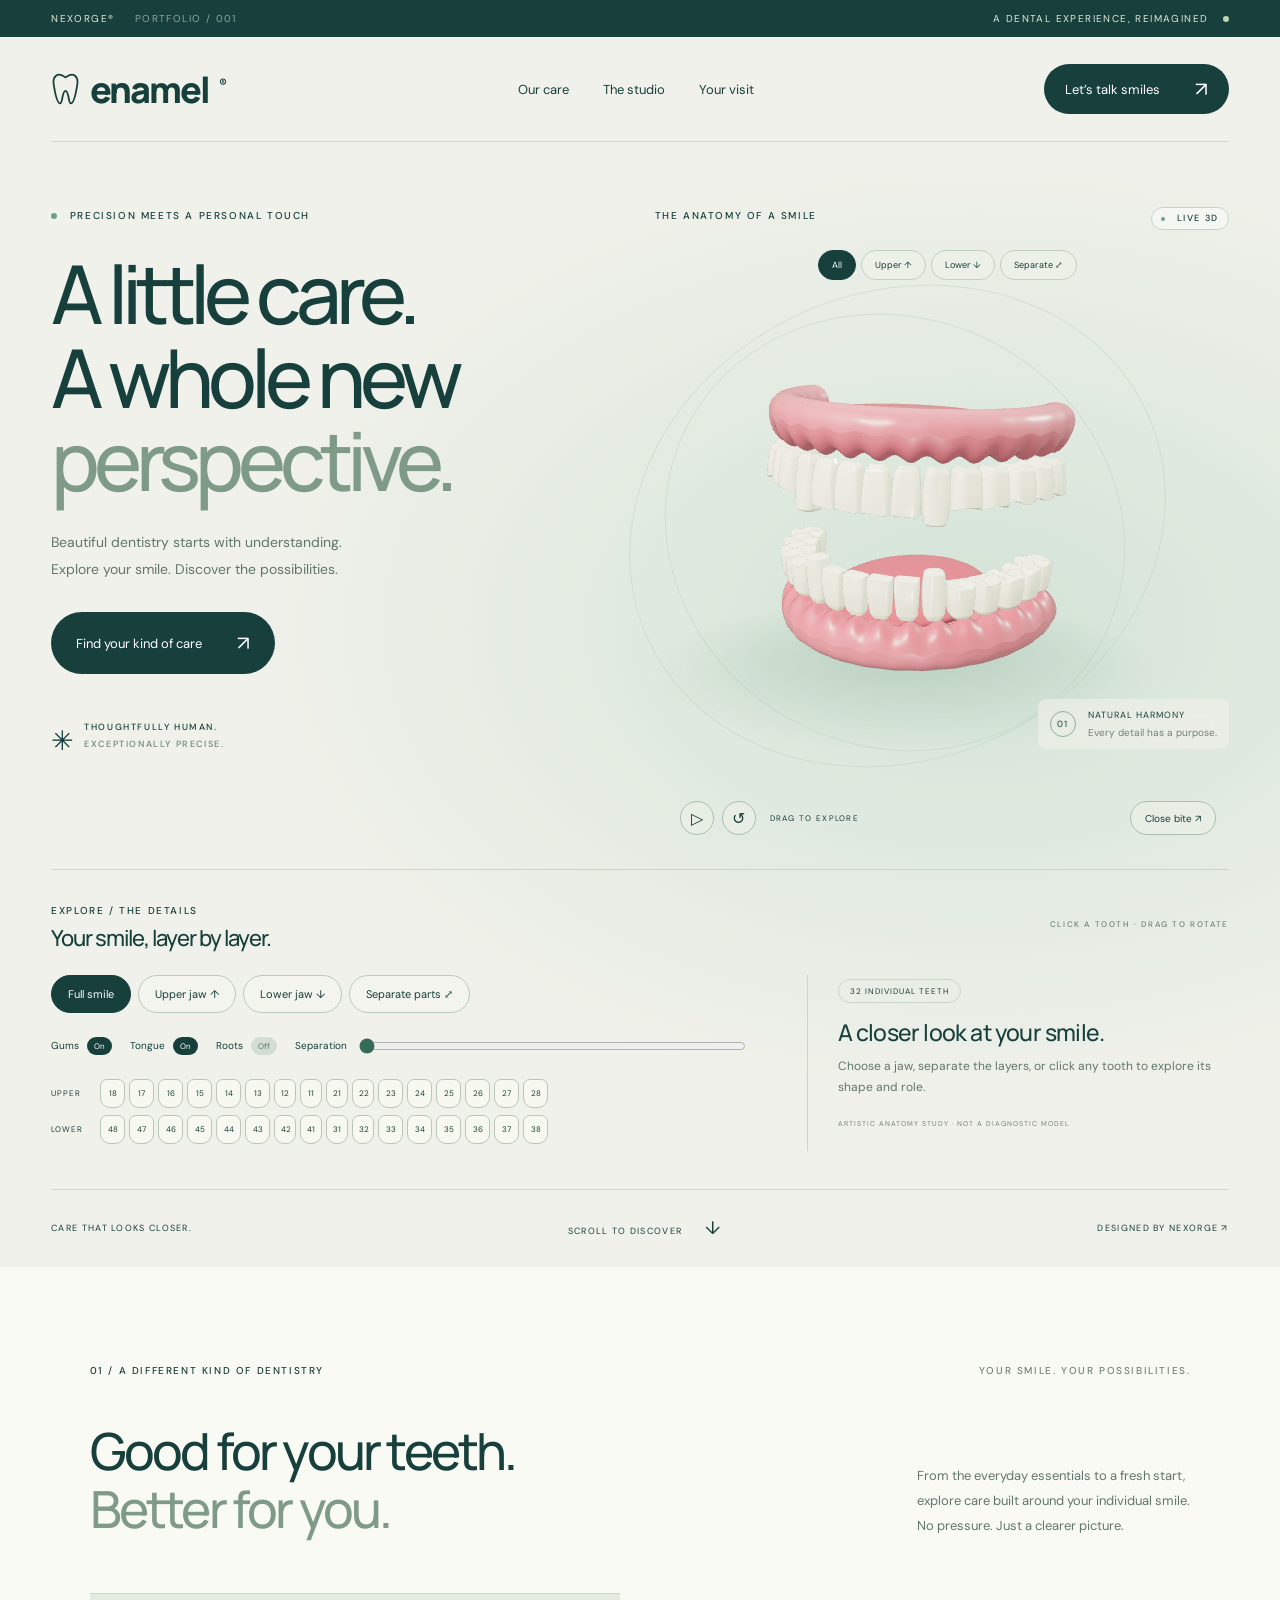
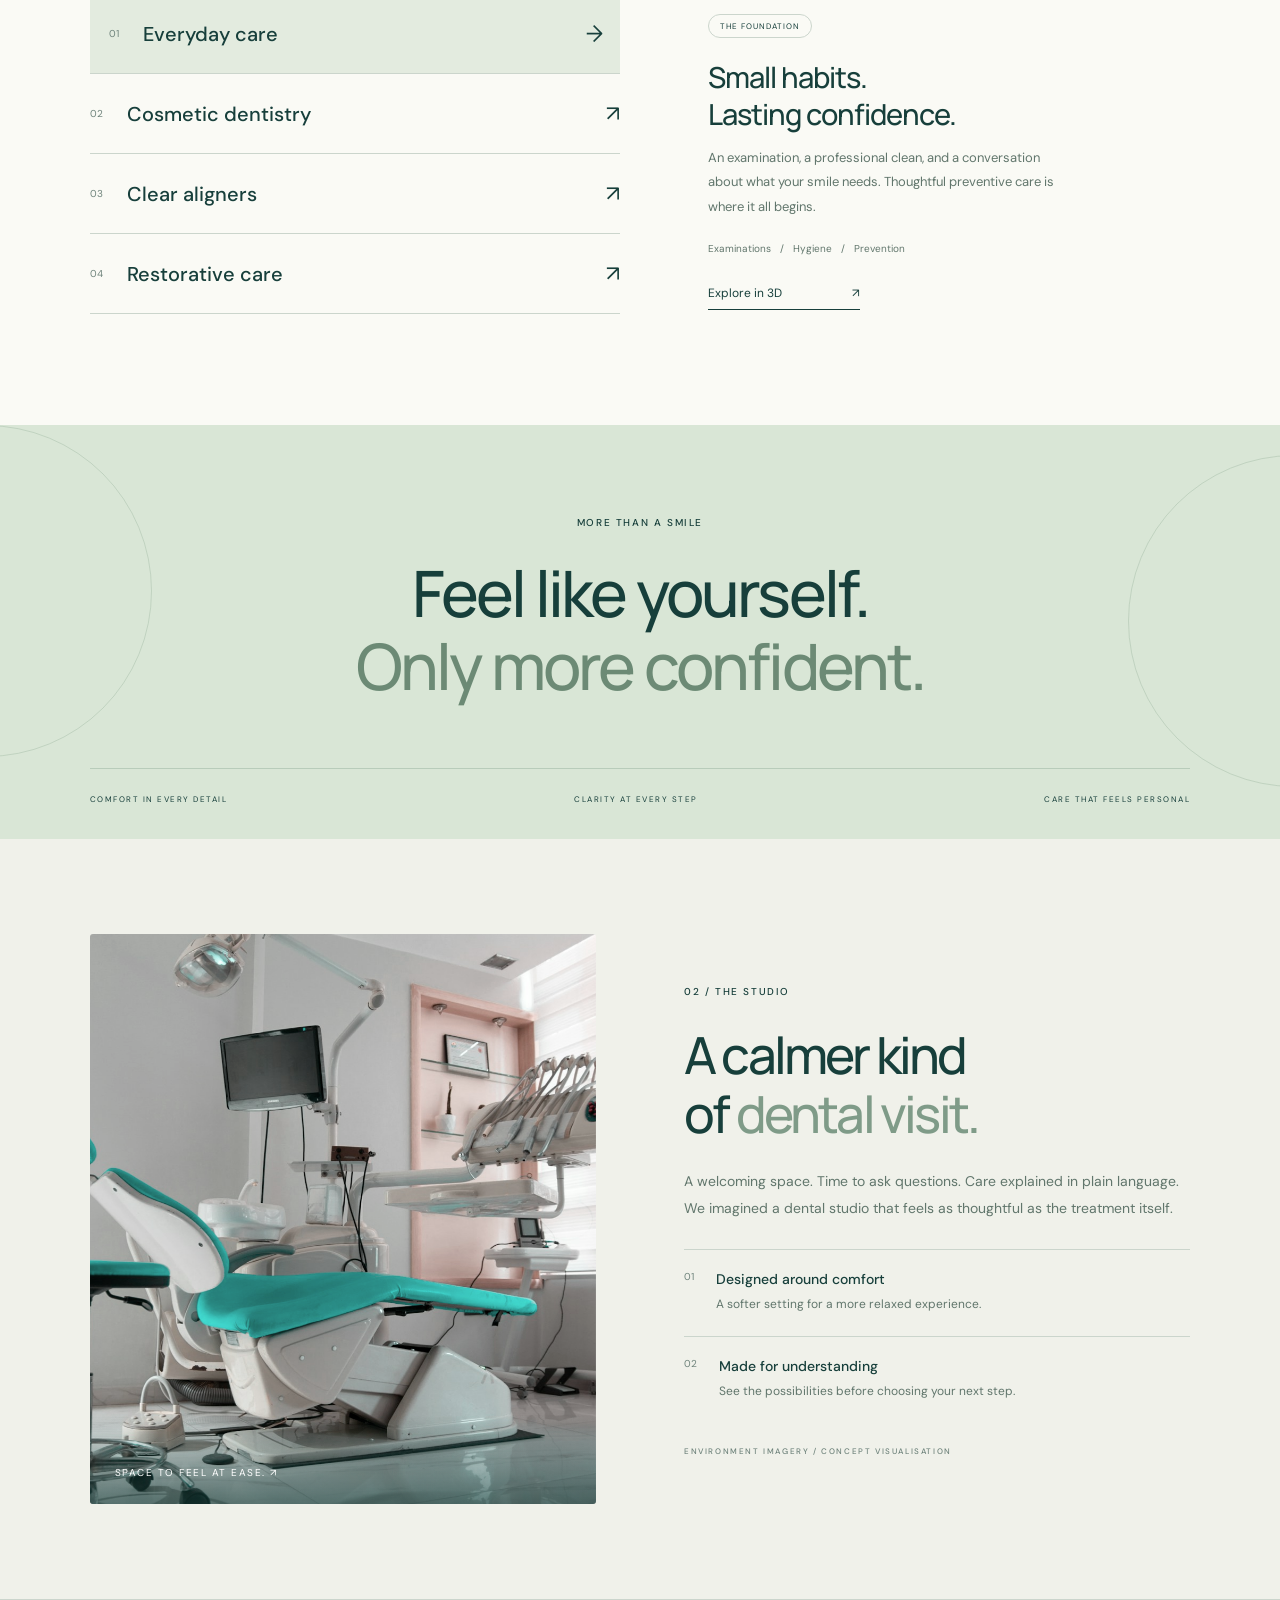
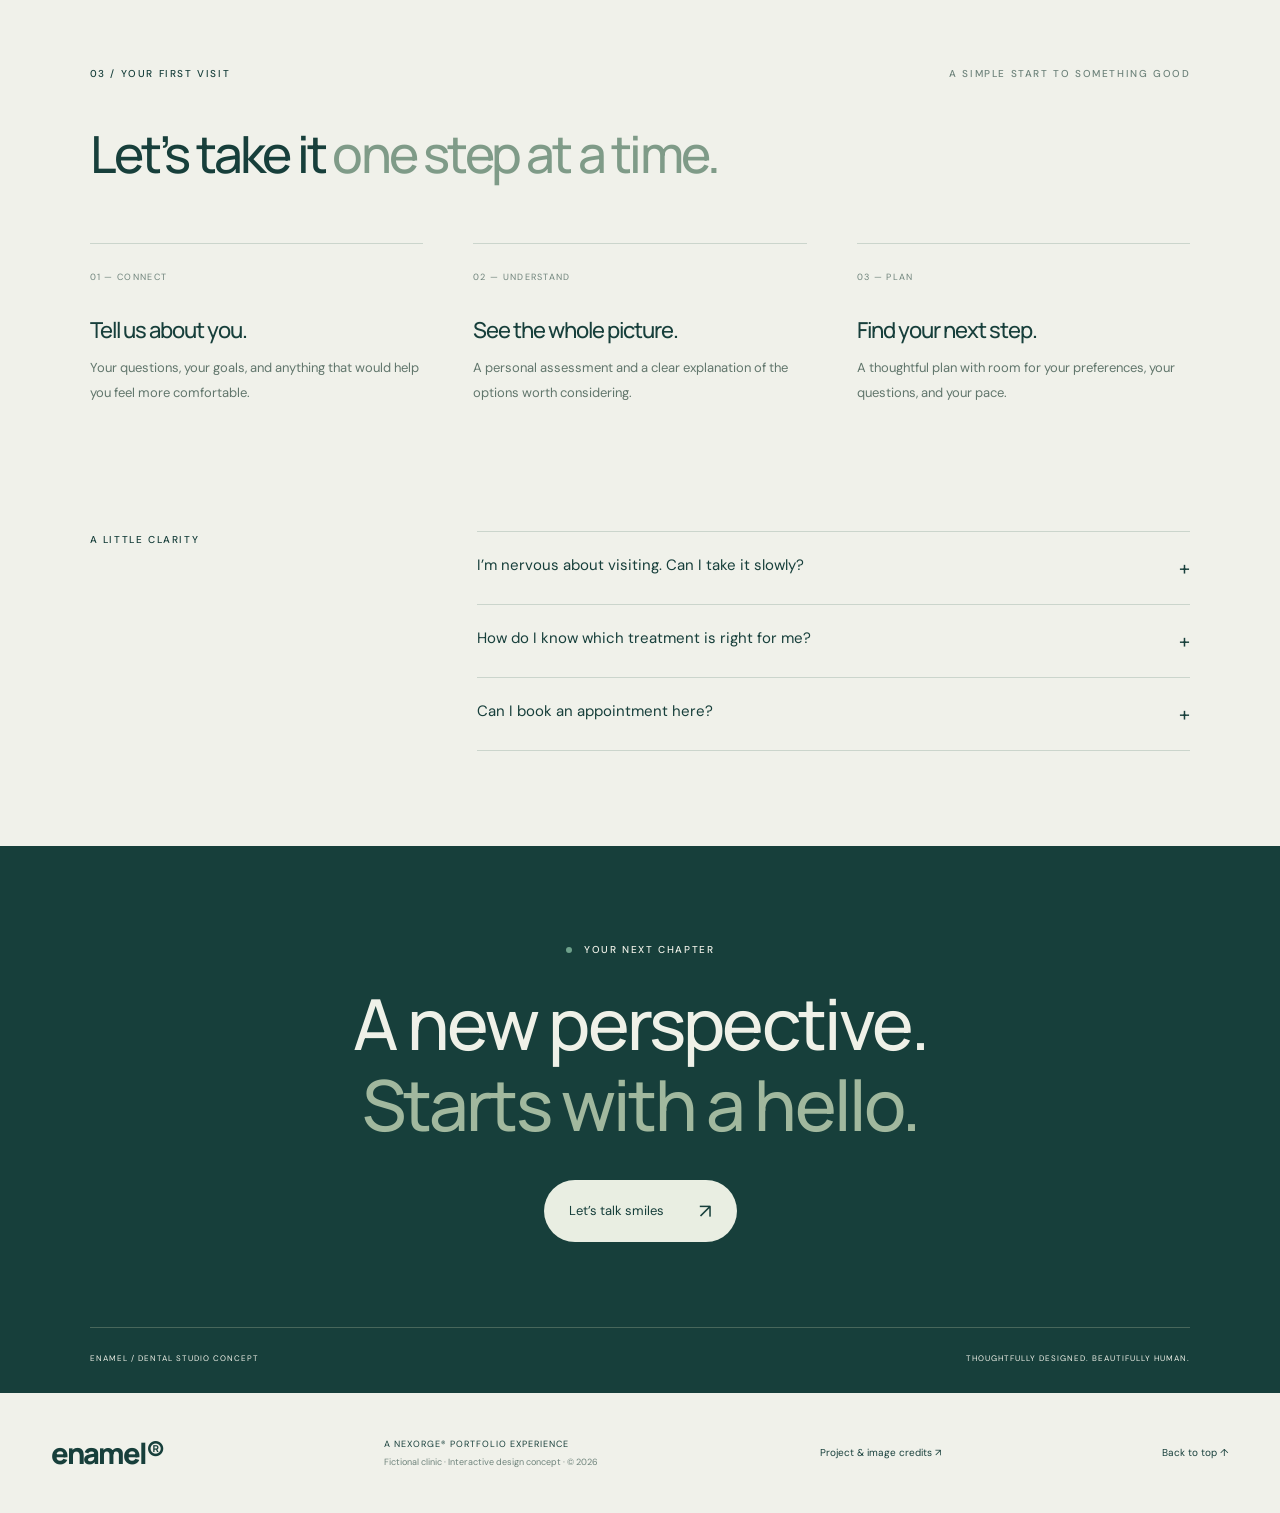
<file: index.html>
<!doctype html>
<html lang="en"><head><meta charset="utf-8"><meta name="viewport" content="width=device-width,initial-scale=1"><meta name="theme-color" content="#e9eeea"><title>Enamel — A new dimension of dental care · Nexorge</title><meta property="og:title" content="Enamel — Interactive dental experience by Nexorge"><meta property="og:description" content="Explore a 3D smile, separate its anatomy, and discover a new perspective on dental care. A Nexorge portfolio concept."><meta property="og:type" content="website"><meta property="og:url" content="https://shshaown.github.io/enamel-nexorge/"><meta name="description" content="An interactive dental studio concept by Nexorge. Explore a live 3D smile, discover treatments, and experience thoughtful digital design."><link rel="icon" href="assets/favicon.svg" type="image/svg+xml"><link rel="stylesheet" href="style.css"></head>
<body><div class="projectbar"><span>NEXORGE® <i>PORTFOLIO / 001</i></span><span>A DENTAL EXPERIENCE, REIMAGINED <span class="dot"></span></span></div>
<header><a class="brand" href="#" aria-label="Enamel home"><svg viewBox="0 0 32 38" aria-hidden="true"><path d="M16 6C7-1 1 5 3 15c1 6 3 20 7 20 3 0 2-14 6-14s3 14 6 14c4 0 6-14 7-20C31 5 25-1 16 6Z"/></svg>enamel<span>®</span></a><nav aria-label="Main navigation"><a href="#care">Our care</a><a href="#studio">The studio</a><a href="#journey">Your visit</a></nav><button class="pill dark book">Let’s talk smiles <span>↗</span></button></header>
<main><section class="hero" id="experience"><div class="hero-copy"><div class="eyebrow"><span class="dot"></span> PRECISION MEETS A PERSONAL TOUCH</div><h1>A little care.<br>A whole new<br><em>perspective.</em></h1><p>Beautiful dentistry starts with understanding.<br>Explore your smile. Discover the possibilities.</p><a href="#care" class="pill dark">Find your kind of care <span>↗</span></a><div class="micro hero-note"><span class="tiny-cross">✳</span> THOUGHTFULLY HUMAN.<br><span>EXCEPTIONALLY PRECISE.</span></div></div>
<div class="model-area"><div class="model-top"><span class="micro">THE ANATOMY OF A SMILE</span><span class="micro live"><span class="dot"></span> LIVE 3D</span></div><div class="quick-views" role="group" aria-label="Quick anatomy views"><button data-view="all" class="active" aria-pressed="true">All</button><button data-view="upper" aria-pressed="false">Upper ↑</button><button data-view="lower" aria-pressed="false">Lower ↓</button><button data-view="exploded" aria-pressed="false">Separate ⤢</button></div><div class="orbit o1"></div><div class="orbit o2"></div><div id="viewer" tabindex="0" role="img" aria-label="Interactive 3D dental model. Click a tooth to inspect it, drag to rotate, or use the labelled anatomy controls."></div><div class="model-label"><span>01</span> <div id="model-caption">NATURAL HARMONY<small>Every detail has a purpose.</small></div></div><div class="model-controls"><button id="rotate" aria-pressed="true" title="Pause model rotation">Ⅱ</button><button id="reset" title="Reset model view">↺</button><span>DRAG TO EXPLORE</span><button id="open-jaw" aria-pressed="true">Close bite ↗</button></div><div class="fallback" hidden>Interactive 3D is unavailable in this browser. Explore our care below.</div></div>
<div class="anatomy-panel" aria-label="Interactive anatomy explorer">
<div class="anatomy-heading"><div><span class="eyebrow">EXPLORE / THE DETAILS</span><h3>Your smile, layer by layer.</h3></div><span class="micro">CLICK A TOOTH · DRAG TO ROTATE</span></div>
<div class="anatomy-layout"><div class="anatomy-options"><div class="anatomy-views" role="group" aria-label="Anatomy view"><button class="active" data-view="all" aria-pressed="true">Full smile</button><button data-view="upper" aria-pressed="false">Upper jaw ↑</button><button data-view="lower" aria-pressed="false">Lower jaw ↓</button><button data-view="exploded" aria-pressed="false">Separate parts ⤢</button></div><div class="layer-controls"><button id="show-gums" aria-pressed="true">Gums <span>On</span></button><button id="show-tongue" aria-pressed="true">Tongue <span>On</span></button><button id="show-roots" aria-pressed="false">Roots <span>Off</span></button><label class="separation-label" for="separation">Separation <input id="separation" type="range" min="0" max="100" value="0"></label></div><div class="tooth-map" role="group" aria-label="Select an individual tooth"><div id="upper-map" class="tooth-row"><span>UPPER</span></div><div id="lower-map" class="tooth-row"><span>LOWER</span></div></div></div><div class="anatomy-description" aria-live="polite"><span class="tag" id="anatomy-tag">32 INDIVIDUAL TEETH</span><h4 id="anatomy-title">A closer look at your smile.</h4><p id="anatomy-copy">Choose a jaw, separate the layers, or click any tooth to explore its shape and role.</p><button id="clear-tooth" class="text-link" hidden>Show all teeth ↗</button><span class="anatomy-disclaimer">ARTISTIC ANATOMY STUDY · NOT A DIAGNOSTIC MODEL</span></div></div></div>
<div class="hero-bottom"><span>CARE THAT LOOKS CLOSER.</span><a href="#care">SCROLL TO DISCOVER <span>↓</span></a><span>DESIGNED BY NEXORGE ↗</span></div></section>
<section class="care section" id="care"><div class="section-head"><span class="eyebrow">01 / A DIFFERENT KIND OF DENTISTRY</span><span class="micro">YOUR SMILE. YOUR POSSIBILITIES.</span></div><div class="care-intro"><h2>Good for your teeth.<br><em>Better for you.</em></h2><p>From the everyday essentials to a fresh start,<br>explore care built around your individual smile.<br>No pressure. Just a clearer picture.</p></div><div class="care-grid"><div class="treatment-list" role="tablist" aria-label="Explore treatments"><button class="treatment active" role="tab" id="tab-general" aria-controls="treatment-panel" aria-selected="true" data-mode="general"><span>01</span><strong>Everyday care</strong><i>↗</i></button><button class="treatment" role="tab" id="tab-cosmetic" aria-controls="treatment-panel" aria-selected="false" data-mode="cosmetic"><span>02</span><strong>Cosmetic dentistry</strong><i>↗</i></button><button class="treatment" role="tab" id="tab-align" aria-controls="treatment-panel" aria-selected="false" data-mode="align"><span>03</span><strong>Clear aligners</strong><i>↗</i></button><button class="treatment" role="tab" id="tab-restore" aria-controls="treatment-panel" aria-selected="false" data-mode="restore"><span>04</span><strong>Restorative care</strong><i>↗</i></button></div><article id="treatment-panel" role="tabpanel" aria-labelledby="tab-general"><span class="tag" id="treatment-tag">THE FOUNDATION</span><h3 id="treatment-title">Small habits.<br>Lasting confidence.</h3><p id="treatment-copy">An examination, a professional clean, and a conversation about what your smile needs. Thoughtful preventive care is where it all begins.</p><div id="treatment-items">Examinations &nbsp; / &nbsp; Hygiene &nbsp; / &nbsp; Prevention</div><button class="text-link" id="explore-model">Explore in 3D <span>↗</span></button></article></div></section>
<section class="statement"><span class="eyebrow">MORE THAN A SMILE</span><h2>Feel like yourself.<br><em>Only more confident.</em></h2><div class="statement-bottom"><span>COMFORT IN EVERY DETAIL</span><span>CLARITY AT EVERY STEP</span><span>CARE THAT FEELS PERSONAL</span></div></section>
<section class="studio section" id="studio"><div class="studio-photo"><img src="assets/clinic.jpg" alt="A bright dental treatment room with a teal chair and natural daylight" loading="lazy"><span>SPACE TO FEEL AT EASE. ↗</span></div><div class="studio-copy"><span class="eyebrow">02 / THE STUDIO</span><h2>A calmer kind<br>of <em>dental visit.</em></h2><p>A welcoming space. Time to ask questions. Care explained in plain language. We imagined a dental studio that feels as thoughtful as the treatment itself.</p><div class="studio-detail"><span>01</span><div><h4>Designed around comfort</h4><p>A softer setting for a more relaxed experience.</p></div></div><div class="studio-detail"><span>02</span><div><h4>Made for understanding</h4><p>See the possibilities before choosing your next step.</p></div></div><span class="micro concept-note">ENVIRONMENT IMAGERY / CONCEPT VISUALISATION</span></div></section>
<section class="journey section" id="journey"><div class="section-head"><span class="eyebrow">03 / YOUR FIRST VISIT</span><span class="micro">A SIMPLE START TO SOMETHING GOOD</span></div><h2>Let’s take it <em>one step at a time.</em></h2><div class="steps"><article><span>01 — CONNECT</span><h3>Tell us about you.</h3><p>Your questions, your goals, and anything that would help you feel more comfortable.</p></article><article><span>02 — UNDERSTAND</span><h3>See the whole picture.</h3><p>A personal assessment and a clear explanation of the options worth considering.</p></article><article><span>03 — PLAN</span><h3>Find your next step.</h3><p>A thoughtful plan with room for your preferences, your questions, and your pace.</p></article></div></section>
<section class="faq section"><span class="eyebrow">A LITTLE CLARITY</span><div><details><summary>I’m nervous about visiting. Can I take it slowly?<span>+</span></summary><p>This concept puts conversation first. In a real appointment, tell your dental team what worries you and ask about breaks, comfort options, and what to expect.</p></details><details><summary>How do I know which treatment is right for me?<span>+</span></summary><p>The interactive views introduce possible types of care. A qualified dental professional would assess your individual needs before recommending treatment.</p></details><details><summary>Can I book an appointment here?<span>+</span></summary><p>Enamel is a fictional dental studio created as a Nexorge portfolio project. You can try the consultation flow, but it does not send information or make a real booking.</p></details></div></section>
<section class="contact section"><div class="eyebrow"><span class="dot"></span> YOUR NEXT CHAPTER</div><h2>A new perspective.<br><em>Starts with a hello.</em></h2><button class="pill light book">Let’s talk smiles <span>↗</span></button><div class="contact-bottom"><span>ENAMEL / DENTAL STUDIO CONCEPT</span><span>THOUGHTFULLY DESIGNED. BEAUTIFULLY HUMAN.</span></div></section></main>
<footer><a href="#" class="brand">enamel®</a><span>A NEXORGE® PORTFOLIO EXPERIENCE<br><small>Fictional clinic · Interactive design concept · © 2026</small></span><a href="credits.html">Project & image credits ↗</a><a href="#">Back to top ↑</a></footer>
<dialog id="booking"><button class="close" aria-label="Close consultation dialog">×</button><div class="eyebrow">LET’S TALK SMILES / DEMO</div><h2>Your smile.<br><em>Your starting point.</em></h2><p>Explore a sample consultation request. No information is saved or sent, and no appointment is booked.</p><form id="consultation"><label>What would you like to explore?<select name="interest" id="interest"><option>Everyday care</option><option>Cosmetic dentistry</option><option>Clear aligners</option><option>Restorative care</option><option>Just a conversation</option></select></label><label>Your preferred time<select name="time"><option>Morning</option><option>Afternoon</option><option>No preference</option></select></label><button type="submit" class="pill dark">Preview my next step <span>↗</span></button></form><div id="confirmation" hidden role="status"></div></dialog>
<script src="assets/three.min.js"></script><script src="app.js"></script></body></html>
</file>
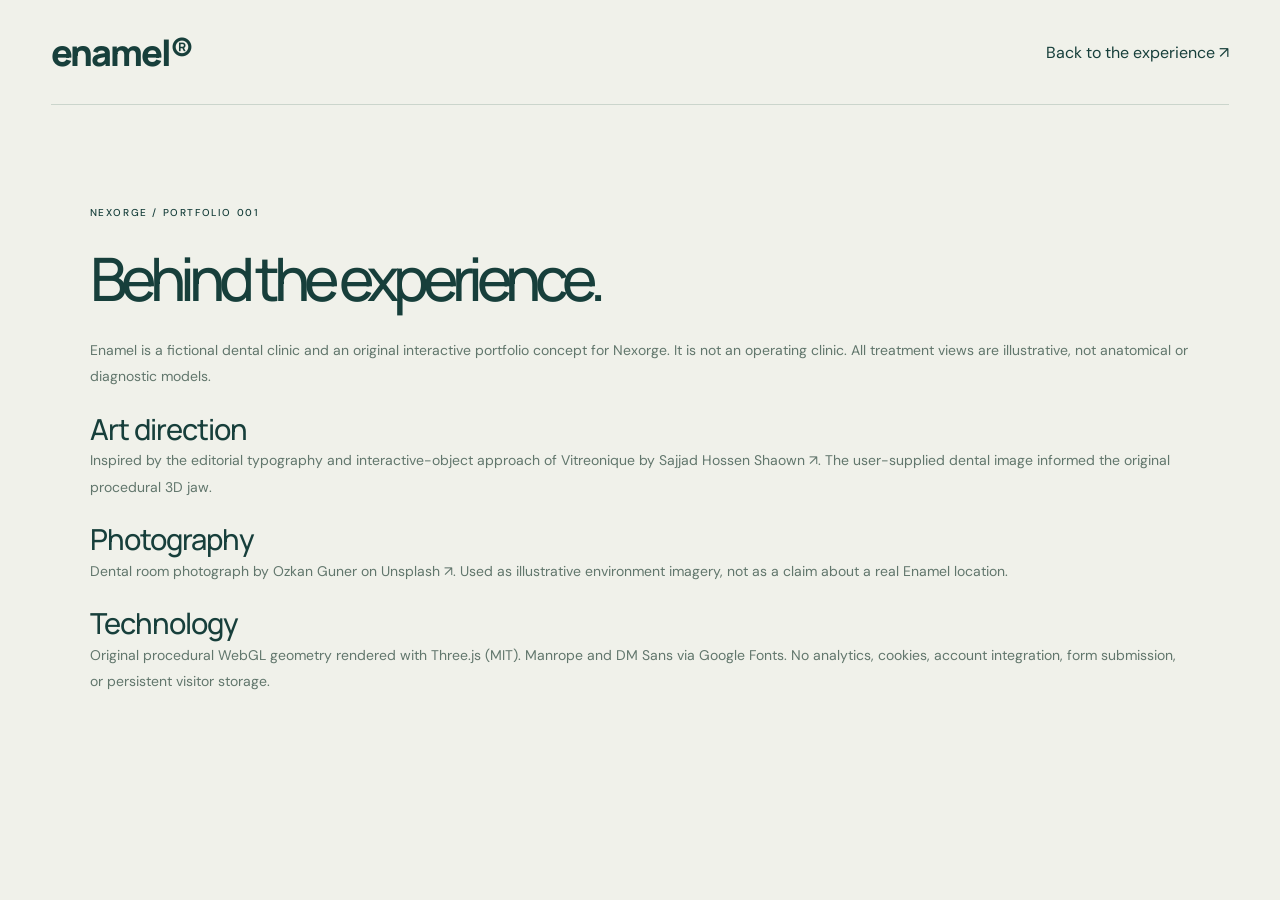
<file: credits.html>
<!doctype html><html lang="en"><head><meta charset="utf-8"><meta name="viewport" content="width=device-width,initial-scale=1"><title>Project credits · Enamel by Nexorge</title><link rel="stylesheet" href="style.css"></head><body><header><a class="brand" href="index.html">enamel®</a><a href="index.html">Back to the experience ↗</a></header><main class="section"><span class="eyebrow">NEXORGE / PORTFOLIO 001</span><h1 style="font-size:60px">Behind the experience.</h1><p>Enamel is a fictional dental clinic and an original interactive portfolio concept for Nexorge. It is not an operating clinic. All treatment views are illustrative, not anatomical or diagnostic models.</p><br><h3>Art direction</h3><p>Inspired by the editorial typography and interactive-object approach of <a href="https://shshaown.github.io/vitreonique/index.html">Vitreonique by Sajjad Hossen Shaown ↗</a>. The user-supplied dental image informed the original procedural 3D jaw.</p><br><h3>Photography</h3><p>Dental room photograph by <a href="https://unsplash.com/photos/ein-zahnarztzimmer-mit-stuhl-und-monitor-Pc8lpKJwecM">Ozkan Guner on Unsplash ↗</a>. Used as illustrative environment imagery, not as a claim about a real Enamel location.</p><br><h3>Technology</h3><p>Original procedural WebGL geometry rendered with Three.js (MIT). Manrope and DM Sans via Google Fonts. No analytics, cookies, account integration, form submission, or persistent visitor storage.</p></main></body></html>
</file>
<file: style.css>
@import url('https://fonts.googleapis.com/css2?family=DM+Sans:wght@400;500;600;700&family=Manrope:wght@400;500;600;700;800&display=swap');
:root{--ink:#173f3b;--paper:#f0f1ea;--muted:#6e837b;--line:#cbd5cc;--mint:#ccdfce}*{box-sizing:border-box}html{scroll-behavior:smooth;scroll-padding-top:30px}body{margin:0;background:var(--paper);color:var(--ink);font-family:'DM Sans',Arial,sans-serif}button,a,input,select{-webkit-tap-highlight-color:transparent}button,a{touch-action:manipulation}a{color:inherit;text-decoration:none}button{font:inherit;color:inherit;cursor:pointer}button:focus-visible,a:focus-visible,summary:focus-visible,#viewer:focus-visible{outline:2px solid #368f79;outline-offset:6px}button{border:0}.projectbar{height:37px;background:#173f3b;color:#e2eada;padding:0 4%;display:flex;justify-content:space-between;align-items:center;font-size:10px;letter-spacing:1.4px}.projectbar i{font-style:normal;margin-left:16px;opacity:.6}.dot{display:inline-block;width:6px;height:6px;border-radius:50%;background:#6ea18b;vertical-align:middle;margin-right:8px}.projectbar .dot{margin:0 0 0 10px;background:#bdd4af}header{height:105px;margin:0 4%;display:flex;align-items:center;justify-content:space-between;border-bottom:1px solid var(--line)}.brand{font-family:Manrope,sans-serif;font-size:36px;letter-spacing:-2px;font-weight:800;display:flex;align-items:center;gap:10px}.brand span{font-size:12px;align-self:flex-start;margin-top:10px;letter-spacing:0}.brand svg{width:29px;height:34px;fill:none;stroke:currentColor;stroke-width:2}nav{display:flex;gap:34px;font-size:13px}nav a:hover{color:#6c9886}.pill{display:inline-flex;align-items:center;justify-content:space-between;gap:35px;border-radius:40px;padding:18px 25px;font-size:13px;transition:transform .2s,background .2s}.pill:hover{transform:translateY(-3px)}.pill span{font-size:20px;font-weight:400}.dark{background:var(--ink);color:#fff}.light{background:#e9eee2;color:var(--ink)}header .pill{padding:12px 21px}.hero{position:relative;display:grid;grid-template-columns:47% 53%;padding:65px 4% 0;overflow:hidden;min-height:780px;background:radial-gradient(ellipse at 76% 43%,#d3e3d7 0,transparent 53%)}.hero-copy{position:relative;z-index:2;pointer-events:none}.hero-copy a{pointer-events:auto}.eyebrow,.micro{font-size:10px;font-weight:500;letter-spacing:1.6px;line-height:1.7}.eyebrow{font-size:10px}h1,h2,h3,h4,p{margin:0}h1,h2,h3{font-family:Manrope,Arial,sans-serif;font-weight:500}h1{font-size:clamp(64px,6.35vw,110px);line-height:1.03;letter-spacing:-6px;margin:27px 0}em{font-style:normal;color:#7f9b88}p{color:#61766c;font-size:14px;line-height:1.9}.hero-copy>p{margin-bottom:30px}.hero-note{margin-top:45px;line-height:1.8;padding-left:33px;position:relative;font-size:9px}.hero-note>span:last-child{color:var(--muted)}.tiny-cross{position:absolute;left:0;font-size:27px;top:-2px}.model-area{position:relative;min-height:580px}.model-top{display:flex;justify-content:space-between;position:absolute;top:0;left:8%;right:0;z-index:2}.live{background:#ffffff70;border:1px solid #c3d3c8;border-radius:15px;padding:3px 9px;font-size:9px}.live .dot{width:4px;height:4px}#viewer{position:absolute;inset:10px -8% 15px -15%;z-index:1;cursor:grab;touch-action:pan-y}#viewer:active{cursor:grabbing}#viewer canvas{width:100%;height:100%;display:block}.orbit{position:absolute;top:13%;left:3%;width:88%;height:72%;border:1px solid #b7cdbb66;border-radius:50%;transform:rotate(-24deg);pointer-events:none}.o2{transform:rotate(27deg);width:75%;left:9%;top:17%;height:66%}.model-label{position:absolute;right:1%;bottom:120px;z-index:2;display:flex;align-items:center;gap:12px;font-size:9px;letter-spacing:1px;pointer-events:none}.model-label>span{border:1px solid #8eac9d;border-radius:50%;width:26px;height:26px;display:grid;place-items:center}.model-label small{display:block;font-size:10px;letter-spacing:0;color:var(--muted);margin-top:5px}.model-controls{position:absolute;bottom:30px;left:12%;right:2%;z-index:2;display:flex;align-items:center;gap:8px}.model-controls button{border:1px solid #a7bfb1;background:#f0f1ea80;border-radius:50%;height:34px;min-width:34px;font-size:16px}.model-controls span{font-size:8px;letter-spacing:1.3px;margin-left:6px}.model-controls #open-jaw{margin-left:auto;border-radius:25px;padding:0 14px;font-size:10px}.hero-bottom{grid-column:1/-1;display:flex;justify-content:space-between;align-items:center;border-top:1px solid var(--line);margin-top:35px;height:78px;font-size:9px;letter-spacing:1.3px}.hero-bottom a span{margin-left:20px;font-size:18px}.section{padding:95px 7%}.section-head{display:flex;justify-content:space-between;margin-bottom:42px}.section-head .micro{color:var(--muted)}h2{font-size:clamp(36px,4vw,64px);letter-spacing:-2.8px;line-height:1.15}.care{background:#fafaf5}.care-intro{display:flex;align-items:end;justify-content:space-between;margin-bottom:55px}.care-intro p{font-size:13px}.care-grid{display:grid;grid-template-columns:1.1fr 1fr;gap:8%}.treatment-list{border-top:1px solid var(--line)}.treatment{display:flex;align-items:center;width:100%;text-align:left;background:transparent;border-bottom:1px solid var(--line);padding:25px 0;gap:24px;transition:padding .25s,background .25s}.treatment>span{font-size:10px;color:var(--muted)}.treatment strong{font-size:20px;font-weight:500}.treatment i{font-size:22px;font-style:normal;margin-left:auto}.treatment.active{padding:25px 19px;background:#e3ebdf}.treatment.active i{transform:rotate(45deg)}#treatment-panel{padding:20px 0}.tag{border:1px solid var(--line);border-radius:20px;font-size:8px;padding:6px 11px;letter-spacing:1px}h3{font-size:29px;letter-spacing:-1px;line-height:1.25}#treatment-title{margin:25px 0 14px}#treatment-copy{font-size:13px;max-width:360px}#treatment-items{font-size:10px;color:#61766c;margin:22px 0}.text-link{background:none;padding:8px 0;border-bottom:1px solid var(--ink);font-size:12px;display:flex;gap:70px}.statement{padding:85px 7% 35px;background:#d9e6d6;text-align:center;overflow:hidden;position:relative}.statement:before,.statement:after{content:'';position:absolute;width:330px;height:330px;border:1px solid #abc2ac88;border-radius:50%;left:-180px;top:0}.statement:after{left:auto;right:-180px;top:30px}.statement h2{margin:25px 0 65px;font-size:clamp(42px,5vw,75px)}.statement h2 em{color:#6c8a75}.statement-bottom{display:flex;justify-content:space-between;font-size:8px;letter-spacing:1.5px;border-top:1px solid #b8ccba;padding-top:25px}.studio{display:grid;grid-template-columns:1fr 1fr;gap:8%;align-items:center}.studio-photo{height:570px;position:relative;overflow:hidden;border-radius:3px}.studio-photo img{width:100%;height:100%;object-fit:cover;filter:saturate(.65)}.studio-photo>span{position:absolute;bottom:0;left:0;right:0;color:white;font-size:10px;letter-spacing:1.5px;padding:50px 25px 25px;background:linear-gradient(transparent,#173f3ba0)}.studio-copy h2{margin:25px 0}.studio-copy>p{margin-bottom:28px}.studio-detail{display:flex;gap:22px;border-top:1px solid var(--line);padding:20px 0}.studio-detail>span{font-size:10px;color:var(--muted)}h4{font-size:14px;font-weight:500;margin-bottom:5px}.studio-detail p{font-size:12px}.concept-note{font-size:8px;color:var(--muted);display:block;margin-top:22px}.journey{border-top:1px solid var(--line);padding-top:65px}.journey h2{max-width:800px}.steps{display:grid;grid-template-columns:repeat(3,1fr);gap:50px;margin-top:60px}.steps article{border-top:1px solid var(--line);padding-top:20px}.steps article>span{font-size:9px;letter-spacing:1.3px;color:var(--muted)}.steps h3{font-size:22px;margin:32px 0 12px}.steps p{font-size:13px}.faq{display:grid;grid-template-columns:1fr 2fr;gap:30px;padding-top:30px}.faq details{border-top:1px solid var(--line);padding:23px 0}.faq details:last-child{border-bottom:1px solid var(--line)}summary{list-style:none;font-size:15px;cursor:pointer;display:flex;justify-content:space-between;gap:20px}summary::-webkit-details-marker{display:none}summary span{font-size:20px}.faq details[open] summary span{transform:rotate(45deg)}.faq details p{padding:20px 30px 0 0;font-size:13px}.contact{background:#173f3b;color:#eff1e8;text-align:center;padding-bottom:30px}.contact h2{font-size:clamp(42px,5.5vw,82px);margin:25px 0 35px}.contact em{color:#a1b89e}.contact-bottom{display:flex;justify-content:space-between;margin-top:85px;padding-top:25px;border-top:1px solid #48675b;font-size:8px;letter-spacing:1px}footer{padding:40px 4%;display:flex;justify-content:space-between;align-items:center;gap:25px}footer .brand{font-size:29px}footer span{font-size:9px;letter-spacing:1px;line-height:2}footer small{font-size:9px;color:var(--muted);letter-spacing:0}footer>a:not(.brand){font-size:10px}dialog{width:min(540px,92vw);border:none;border-radius:8px;padding:45px;background:var(--paper);color:var(--ink);box-shadow:0 20px 100px #0004}dialog::backdrop{background:#102e2bc9;backdrop-filter:blur(8px)}dialog .close{position:absolute;right:18px;top:12px;background:none;font-size:28px}dialog h2{font-size:40px;margin:22px 0}dialog p{font-size:12px}form{margin-top:25px}label{display:block;font-size:12px;margin-bottom:20px}select{display:block;width:100%;margin-top:8px;padding:14px;background:#fafbf5;border:1px solid var(--line);font:inherit;color:var(--ink);border-radius:4px}form .pill{width:100%;margin-top:5px}#confirmation{padding:25px 0;font-size:15px;line-height:1.8}#confirmation .pill{margin-top:20px}.fallback{position:absolute;top:40%;left:15%;right:10%;text-align:center;font-size:15px}[hidden]{display:none!important}@media(min-width:1500px){.hero{min-height:850px}.model-area{min-height:650px}}@media(max-width:1000px){h1{font-size:64px;letter-spacing:-4px}.hero{padding-top:45px;min-height:690px}.model-area{min-height:510px}.care-intro{gap:40px}.studio-photo{height:490px}.hero-bottom span:last-child{display:none}.section{padding:70px 5%}.steps{gap:25px}.hero-note{margin-top:30px}}@media(max-width:700px){.projectbar{font-size:8px;height:30px}.projectbar>span:last-child{display:none}header{height:85px}.brand{font-size:29px}.brand svg{width:23px}header nav{display:none}header .pill{font-size:10px;padding:10px 14px;gap:12px}.hero{grid-template-columns:1fr;padding-top:35px}.hero h1{font-size:clamp(58px,11.5vw,80px);letter-spacing:-4px;margin:22px 0}.hero-copy>p{font-size:13px}.hero-note{display:none}.hero .eyebrow{font-size:8px}.hero-copy .pill{padding:14px 20px}.model-area{min-height:450px;margin-top:30px}.model-top{left:0}.model-top .micro{font-size:8px}#viewer{inset:10px -10% 10px}.model-controls{left:0;right:0;bottom:15px}.model-label{bottom:75px;font-size:8px}.hero-bottom{margin-top:15px;font-size:7px;height:65px}.hero-bottom a span{margin-left:8px}.section{padding:58px 6%}.section-head{margin-bottom:27px}.section-head .micro{display:none}h2{font-size:38px;letter-spacing:-2px}.care-intro{display:block;margin-bottom:30px}.care-intro p{margin-top:20px}.care-grid{grid-template-columns:1fr;gap:20px}.treatment strong{font-size:18px}.treatment,.treatment.active{padding-top:22px;padding-bottom:22px}#treatment-panel{padding:15px 15px 0}.statement{padding:60px 6% 25px}.statement h2{font-size:40px;margin-bottom:45px}.statement-bottom{gap:20px;font-size:7px;line-height:1.6}.statement-bottom span:last-child{display:none}.studio{grid-template-columns:1fr;gap:35px}.studio-photo{height:400px}.studio-copy h2{font-size:43px}.steps{grid-template-columns:1fr;gap:28px;margin-top:30px}.steps h3{margin:15px 0 10px}.faq{grid-template-columns:1fr;padding-top:10px}summary{font-size:14px}.contact h2{font-size:43px}.contact-bottom{gap:30px;line-height:1.6;margin-top:55px;font-size:7px}footer{display:grid;grid-template-columns:1fr 1fr;padding:30px 6%}footer span{font-size:7px}footer small{font-size:8px}dialog{padding:35px 25px}dialog h2{font-size:35px}}@media(prefers-reduced-motion:reduce){html{scroll-behavior:auto}*,*:before,*:after{animation:none!important;transition:none!important}}
/* Anatomy explorer */
.model-area{min-height:650px}.model-top{pointer-events:none}#viewer{inset:5px -6% 30px -10%;touch-action:pan-y}.model-label{bottom:108px;right:0;background:#f0f1ea9c;padding:10px 12px;border-radius:8px;backdrop-filter:blur(8px)}.model-controls{bottom:22px}.anatomy-panel{grid-column:1/-1;border-top:1px solid var(--line);padding:28px 0 12px;margin-top:12px;position:relative;z-index:3}.anatomy-heading{display:flex;justify-content:space-between;align-items:center;margin-bottom:22px}.anatomy-heading h3{font-size:22px;margin-top:6px}.anatomy-heading>.micro{color:var(--muted);font-size:8px}.anatomy-layout{display:grid;grid-template-columns:1.65fr 1fr;gap:5%}.anatomy-views{display:flex;gap:7px;flex-wrap:wrap}.anatomy-views button{padding:11px 16px;border:1px solid #bacbbd;border-radius:30px;background:#ffffff30;font-size:11px;transition:background .3s,color .3s,transform .3s}.anatomy-views button.active{background:var(--ink);color:white;border-color:var(--ink)}.anatomy-views button:hover{transform:translateY(-2px)}.layer-controls{display:flex;align-items:center;gap:18px;margin:23px 0}.layer-controls button{background:none;padding:0;font-size:10px;white-space:nowrap}.layer-controls button>span{display:inline-block;font-size:8px;padding:4px 7px;background:#173f3b;color:white;border-radius:10px;margin-left:5px}.layer-controls button[aria-pressed=false]>span{background:#d4ddd4;color:#61766c}.separation-label{display:flex;align-items:center;gap:10px;font-size:10px;margin:0;flex:1}.separation-label input{width:90px;min-width:45px;accent-color:#376b59;flex:1}.tooth-row{display:flex;gap:4px;align-items:center;margin:7px 0}.tooth-row>span{font-size:8px;letter-spacing:1px;width:45px;flex-shrink:0}.tooth-row button{width:25px;height:29px;border:1px solid #b8c7ba;background:#f7f8f0;border-radius:7px 7px 10px 10px;font-size:8px;transition:all .25s}.tooth-row button:nth-child(n+8):nth-child(-n+11){width:22px}.tooth-row button:hover,.tooth-row button.active{background:#456f5c;color:white;transform:translateY(-3px)}.anatomy-description{border-left:1px solid var(--line);padding:3px 0 0 30px}.anatomy-description h4{font-family:Manrope,sans-serif;font-size:23px;letter-spacing:-.8px;margin:17px 0 8px}.anatomy-description p{font-size:12px;line-height:1.8;max-width:380px}.anatomy-description .text-link{font-size:10px;margin-top:10px}.anatomy-disclaimer{font-size:7px;letter-spacing:1px;color:var(--muted);display:block;margin-top:20px}.hero-bottom{margin-top:26px}.scroll-progress{position:fixed;top:0;left:0;height:2px;background:#a7c895;z-index:20;transform-origin:left;width:100%;transform:scaleX(0);pointer-events:none}.reveal{opacity:0;transform:translate3d(0,35px,0);transition:opacity 1s cubic-bezier(.22,1,.36,1),transform 1.2s cubic-bezier(.22,1,.36,1);transition-delay:var(--reveal-delay,0ms)}.reveal.in-view{opacity:1;transform:translate3d(0,0,0)}.studio-photo img{height:112%;will-change:transform}.treatment i{transition:transform .4s}.pill{transition:transform .35s cubic-bezier(.22,1,.36,1),background .3s,box-shadow .3s}.pill:hover{box-shadow:0 10px 25px #173f3b18}.anatomy-views button:disabled,.layer-controls button:disabled{opacity:.4;cursor:not-allowed}@media(max-width:1000px){.model-area{min-height:570px}.anatomy-layout{grid-template-columns:1.6fr 1fr;gap:20px}.layer-controls{gap:12px}.tooth-row{gap:3px}.tooth-row button{width:22px}.tooth-row>span{width:38px}.anatomy-description{padding-left:20px}}@media(max-width:700px){.model-area{min-height:490px}#viewer{inset:0 -10% 40px}.model-label{bottom:78px;right:0;padding:7px}.model-controls{bottom:15px}.anatomy-heading>.micro{display:none}.anatomy-heading h3{font-size:21px}.anatomy-layout{grid-template-columns:1fr;gap:23px}.anatomy-views{gap:5px}.anatomy-views button{padding:10px 11px;font-size:10px}.layer-controls{flex-wrap:wrap;gap:15px}.separation-label{min-width:100%;margin-top:2px}.tooth-row{gap:3px}.tooth-row>span{font-size:7px;width:33px}.tooth-row button,.tooth-row button:nth-child(n+8):nth-child(-n+11){width:auto;flex:1;min-width:0;padding:0;height:25px;font-size:7px}.anatomy-description{border-left:0;border-top:1px solid var(--line);padding:24px 0 0}.anatomy-panel{margin-top:0}.anatomy-description h4{font-size:22px}.anatomy-disclaimer{font-size:7px}.hero-bottom{margin-top:12px}}@media(prefers-reduced-motion:reduce){.reveal{opacity:1;transform:none}.studio-photo img{will-change:auto}}
.quick-views{position:absolute;z-index:3;left:12%;right:2%;top:43px;display:flex;justify-content:center;gap:5px}.quick-views button{background:#eff3e980;border:1px solid #bed0c0;border-radius:20px;padding:8px 13px;font-size:9px;backdrop-filter:blur(8px);transition:background .3s,color .3s}.quick-views button.active{background:#173f3b;color:white;border-color:#173f3b}@media(max-width:700px){.quick-views{left:0;right:0;top:37px}.quick-views button{padding:7px 11px;font-size:9px}}
</file>
